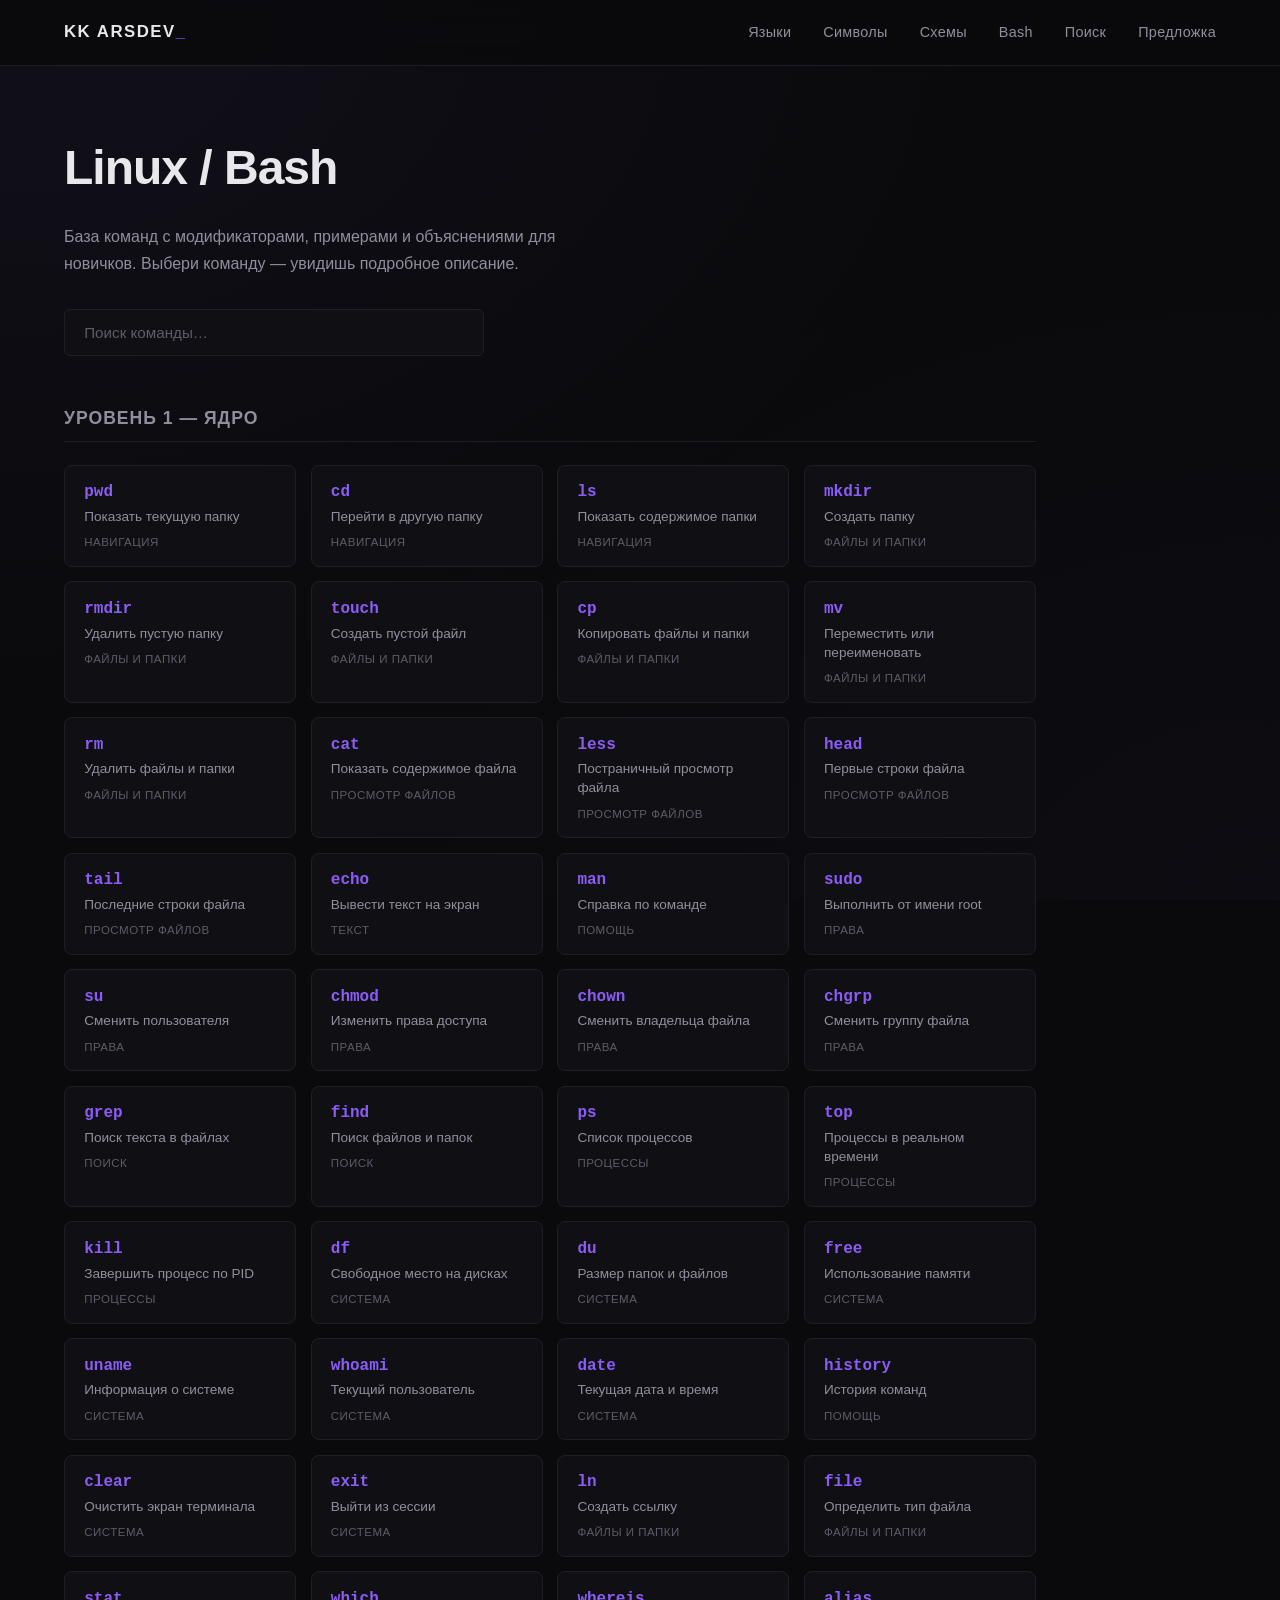
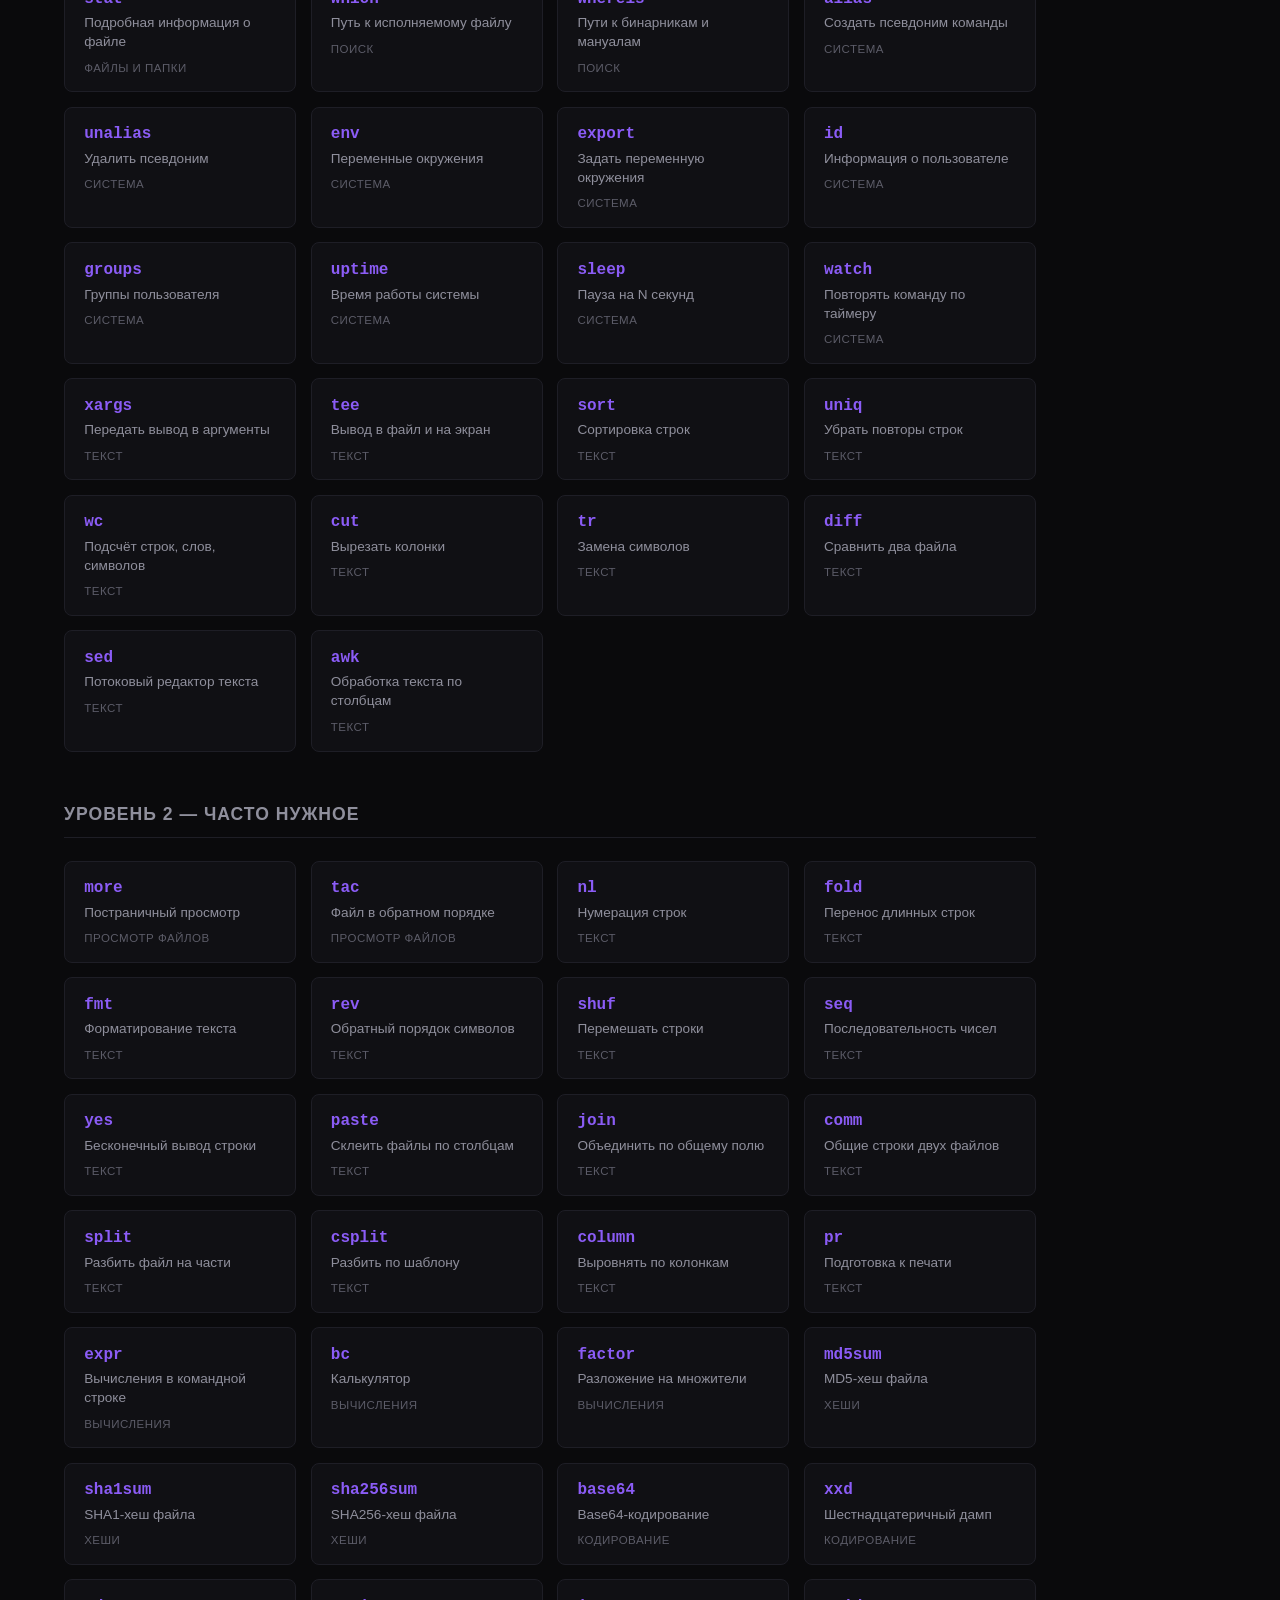
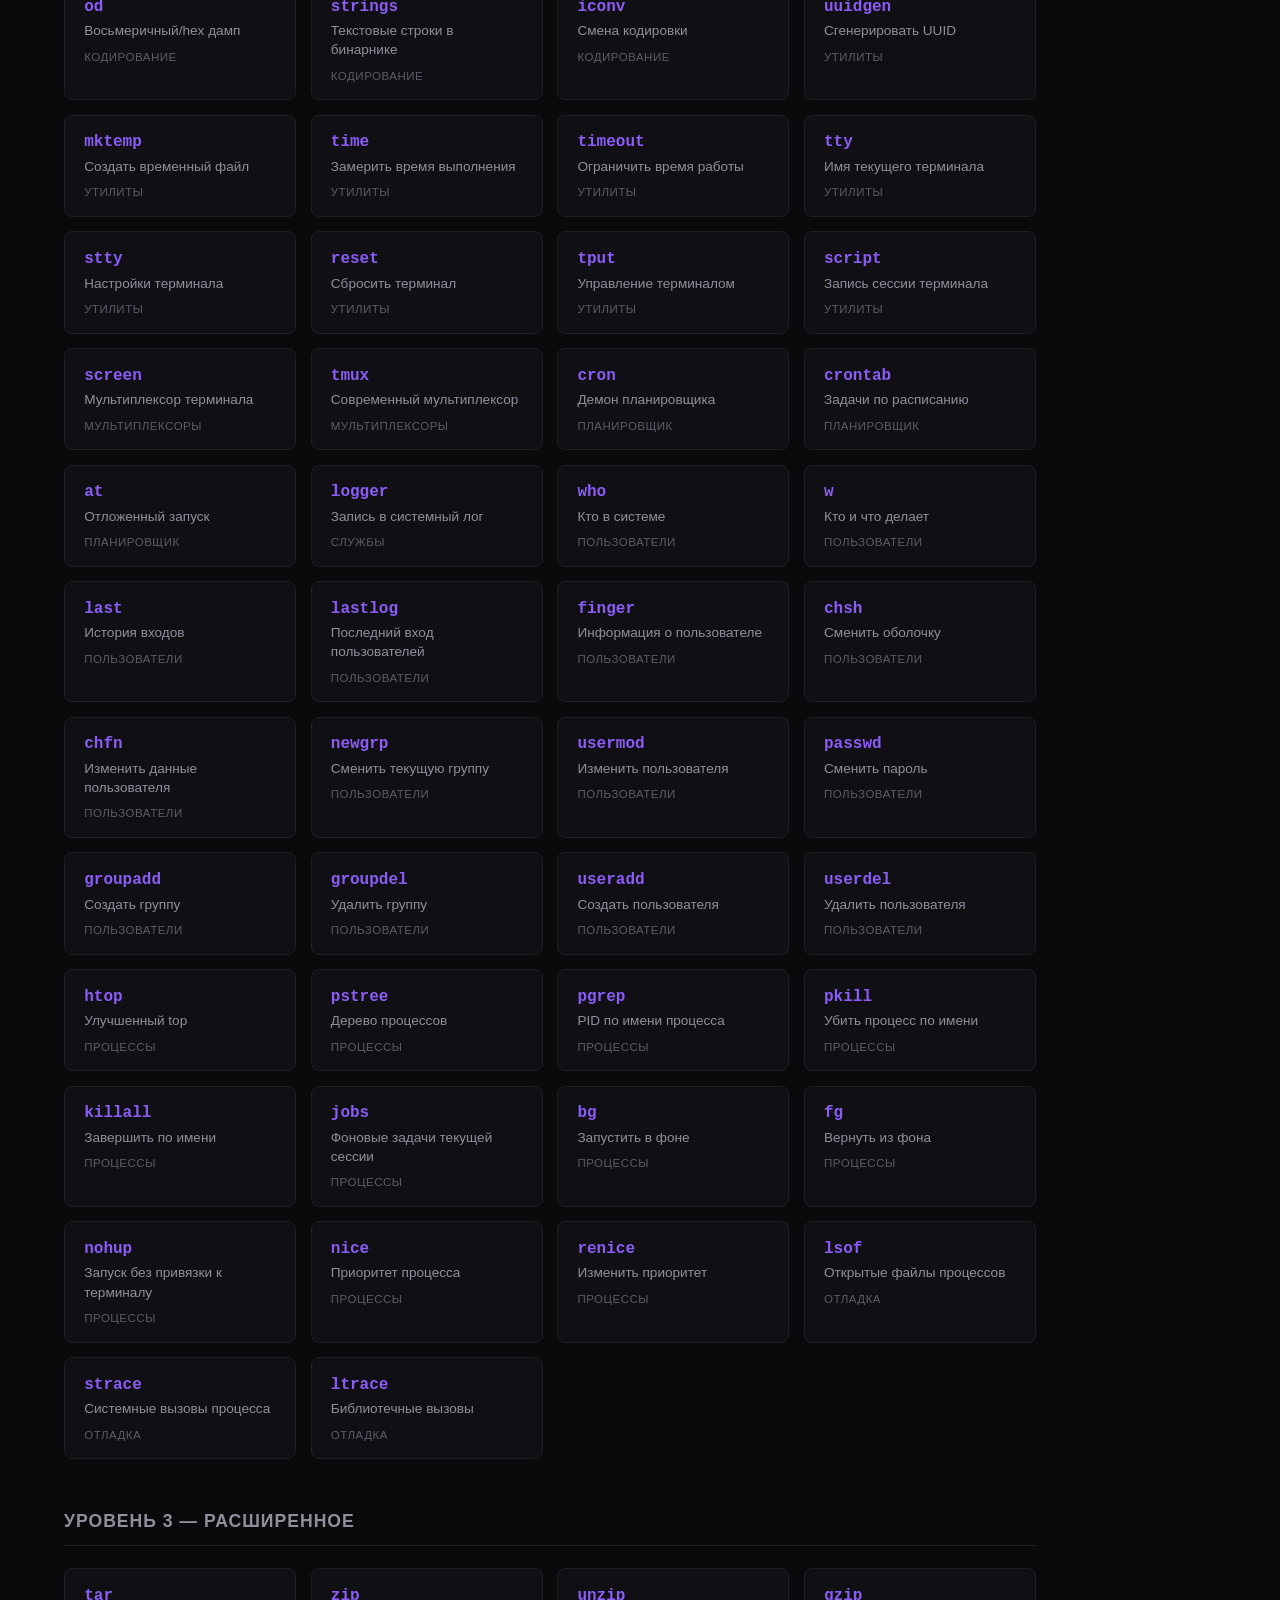
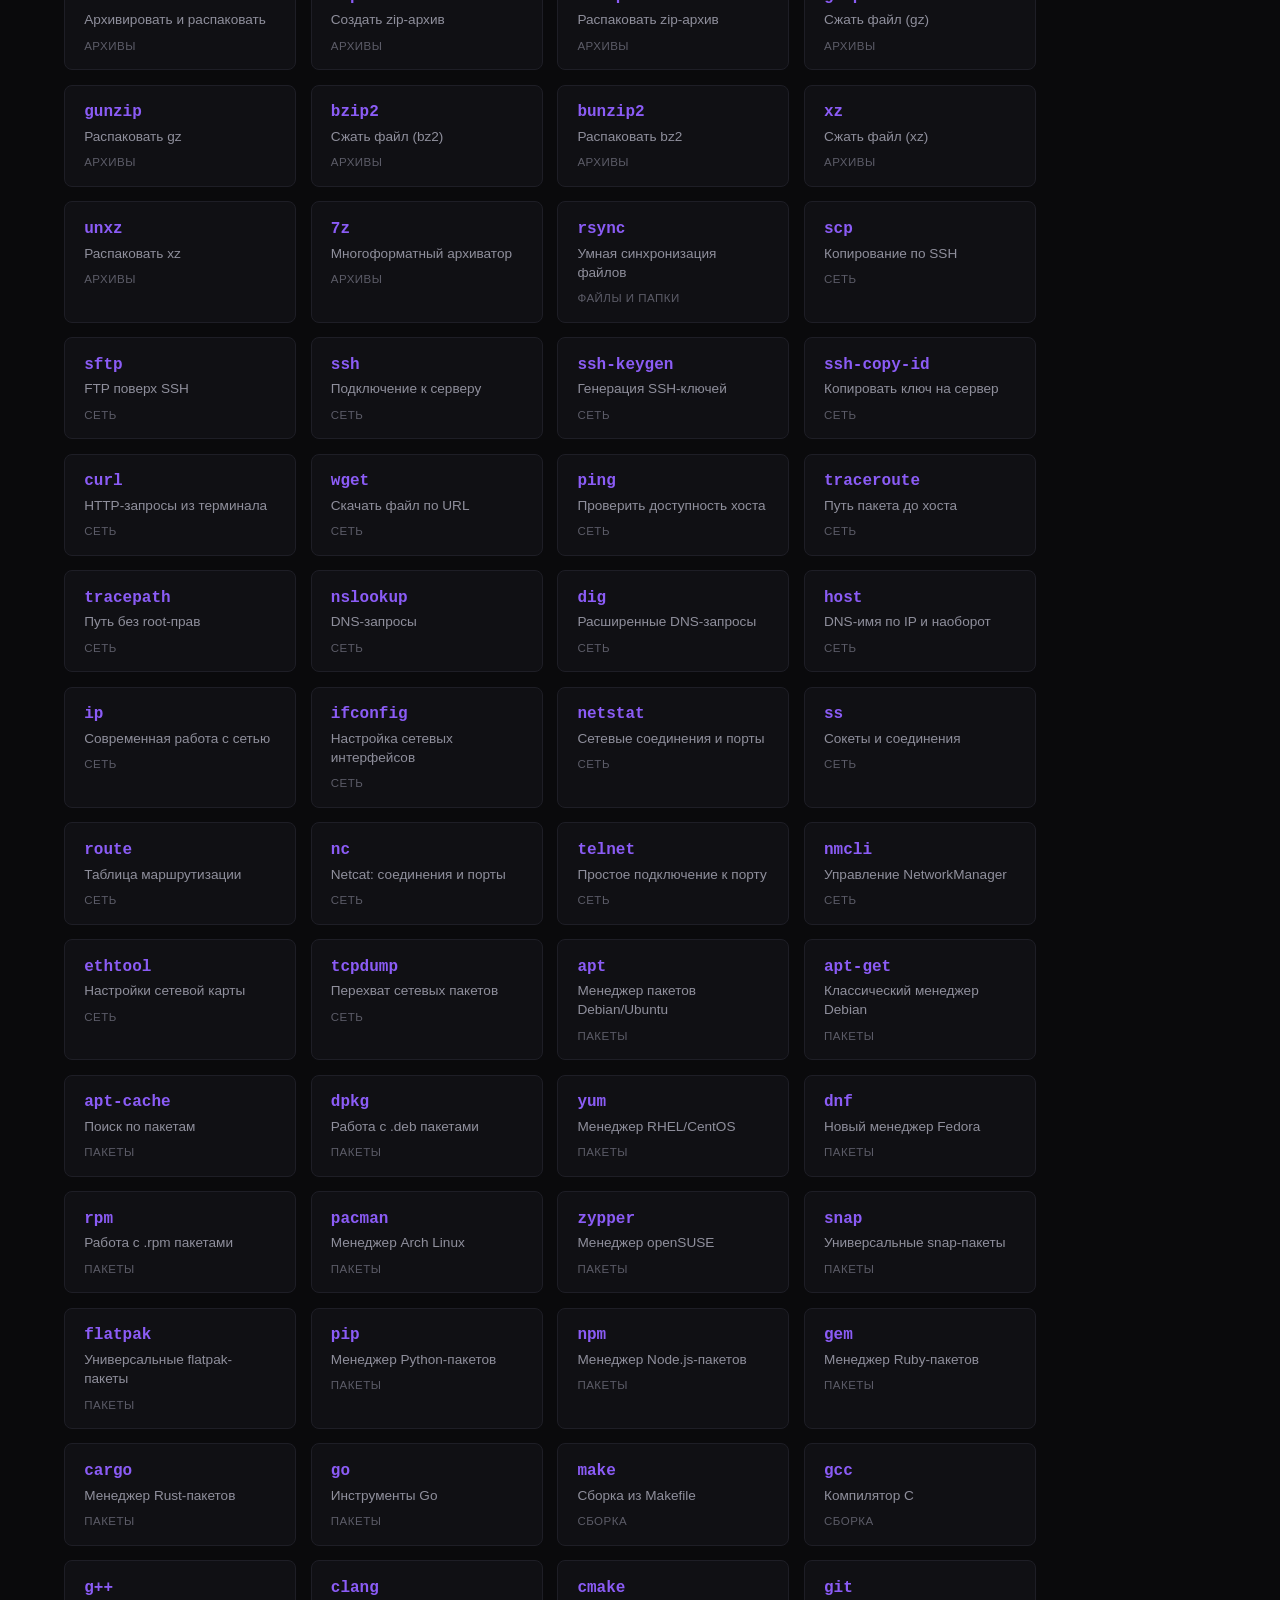
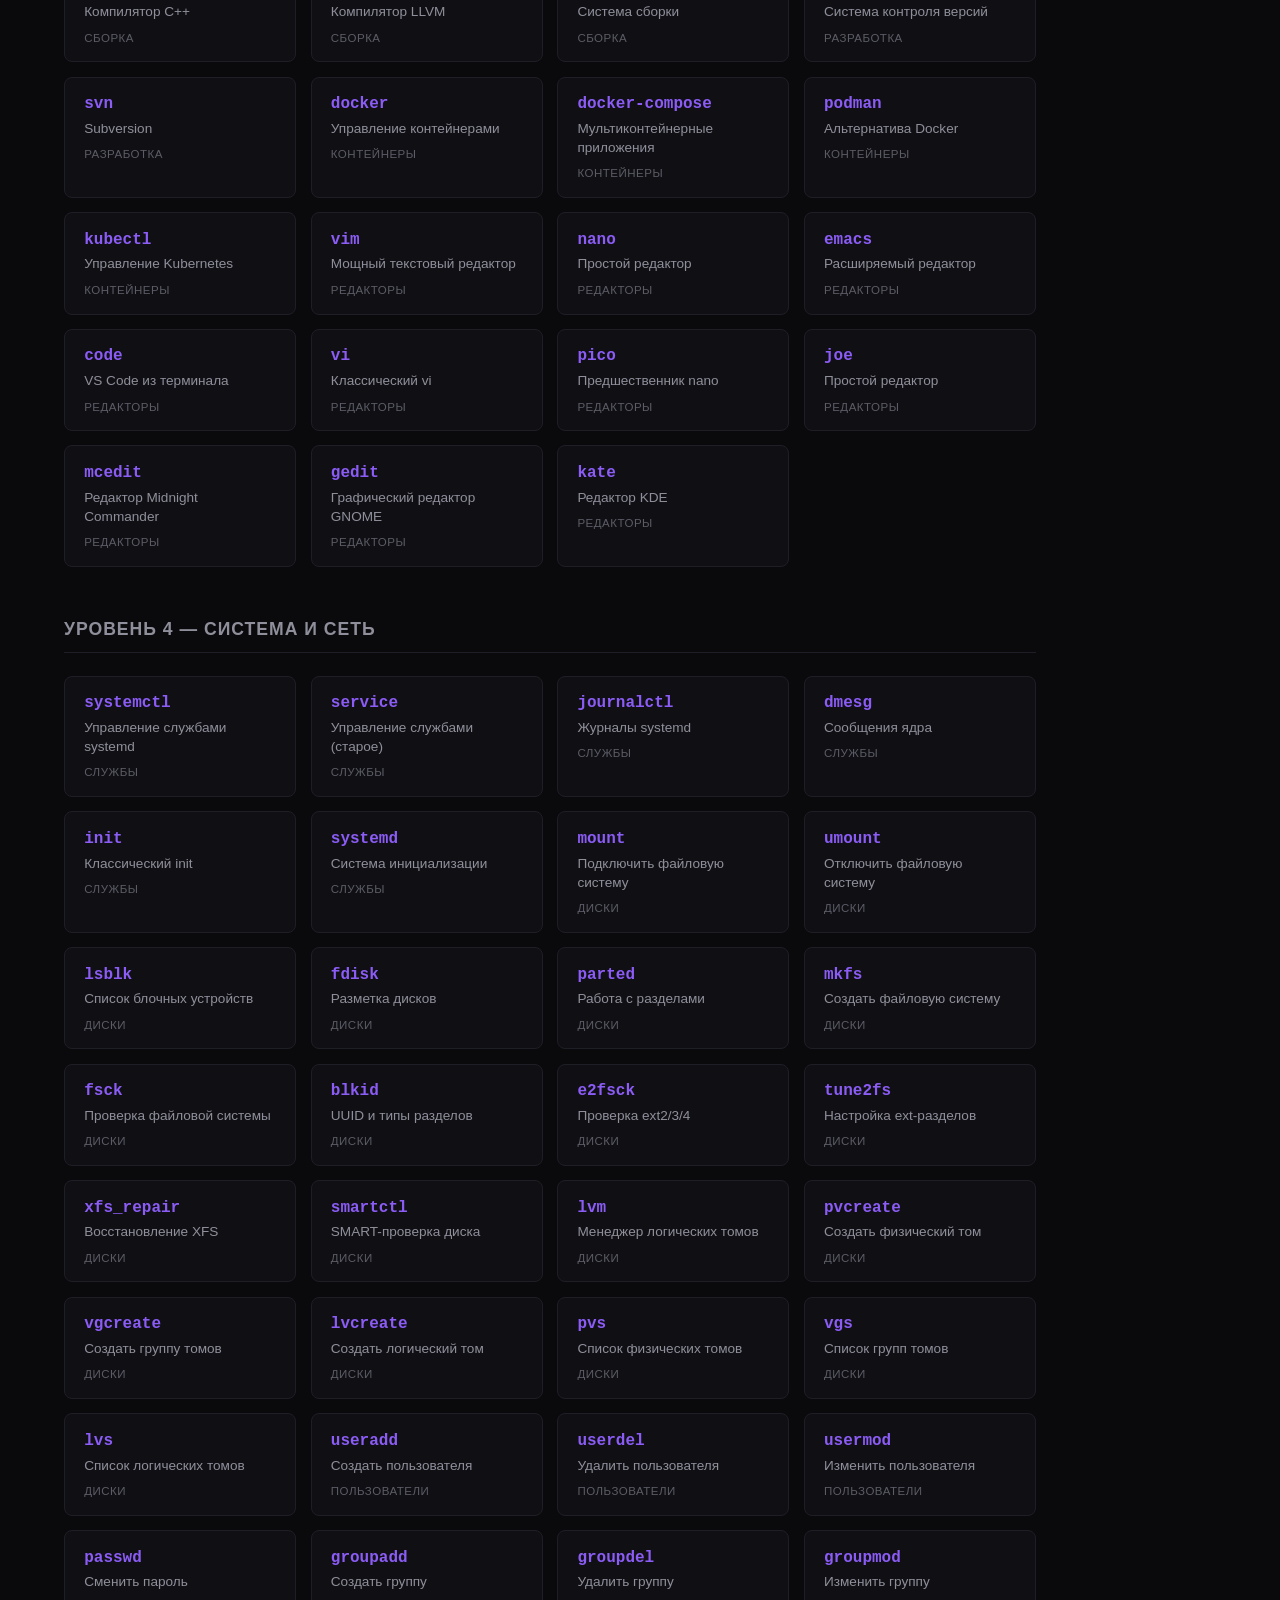
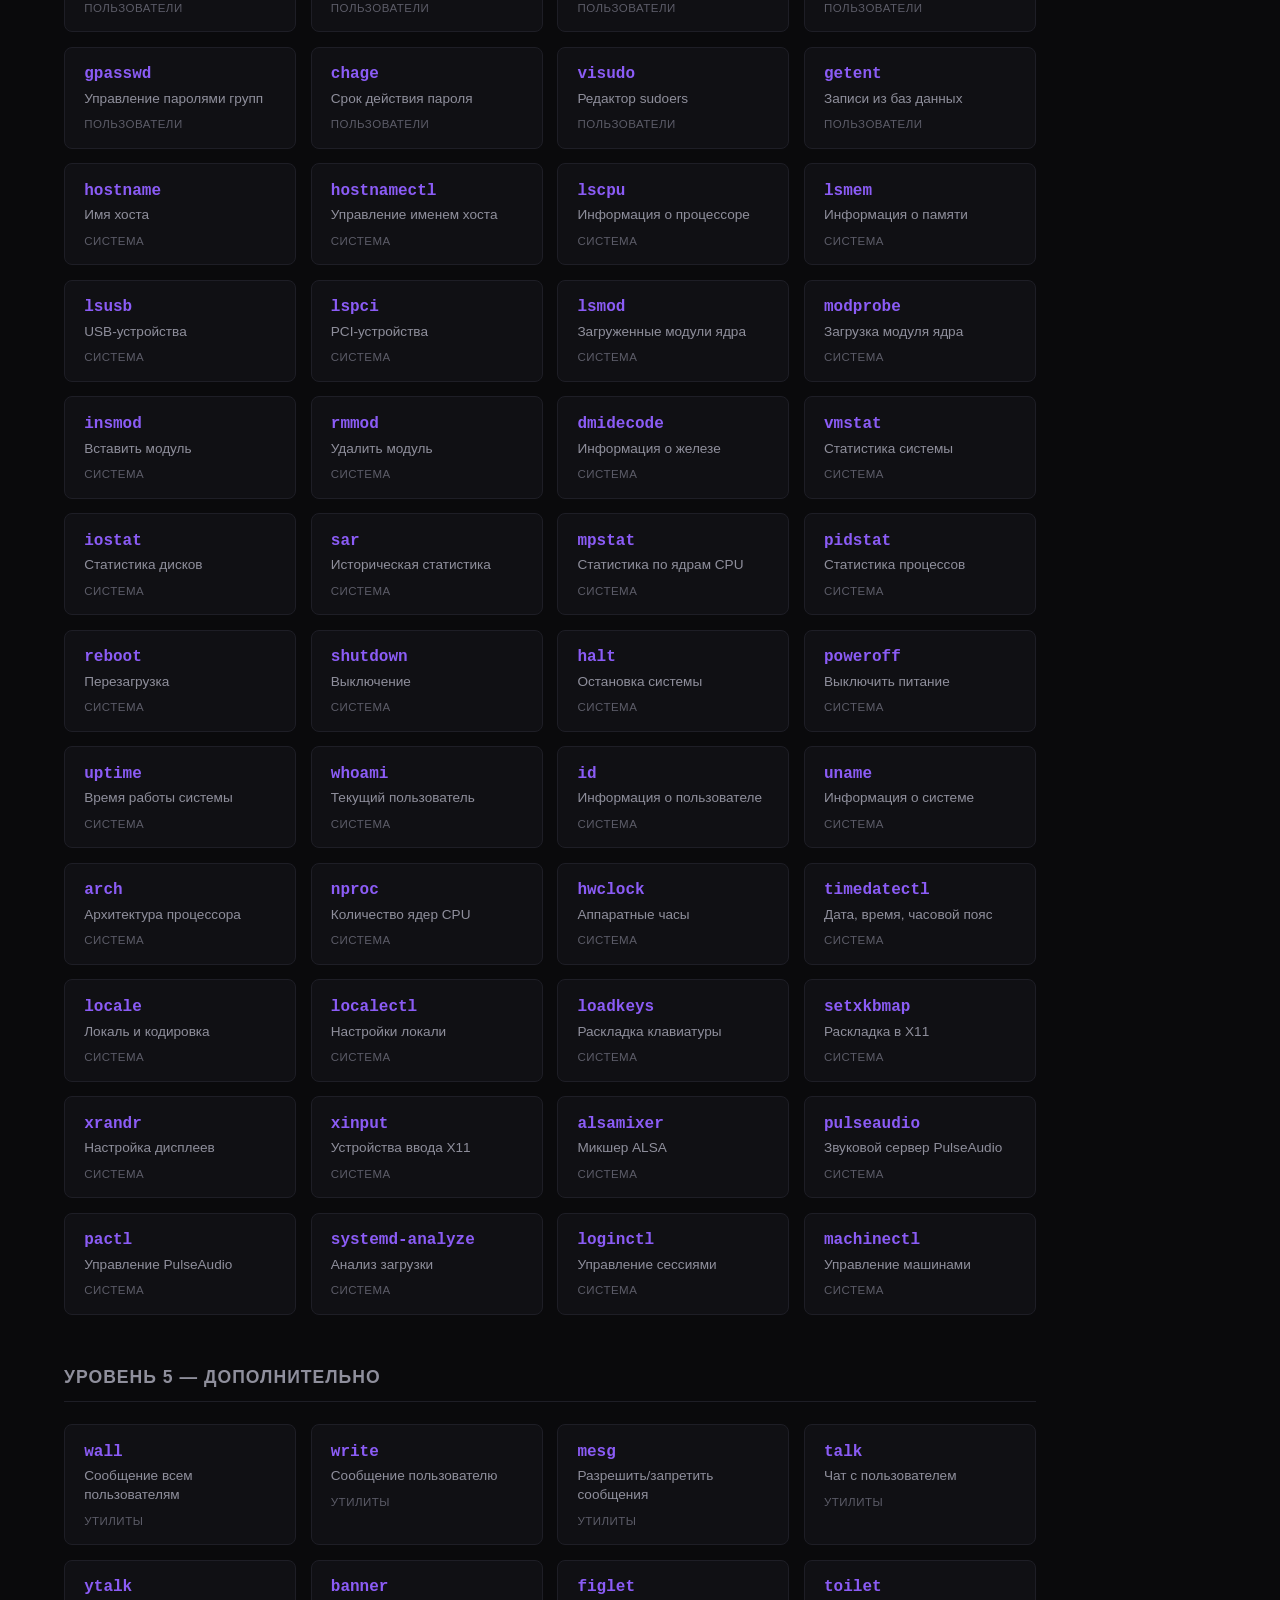
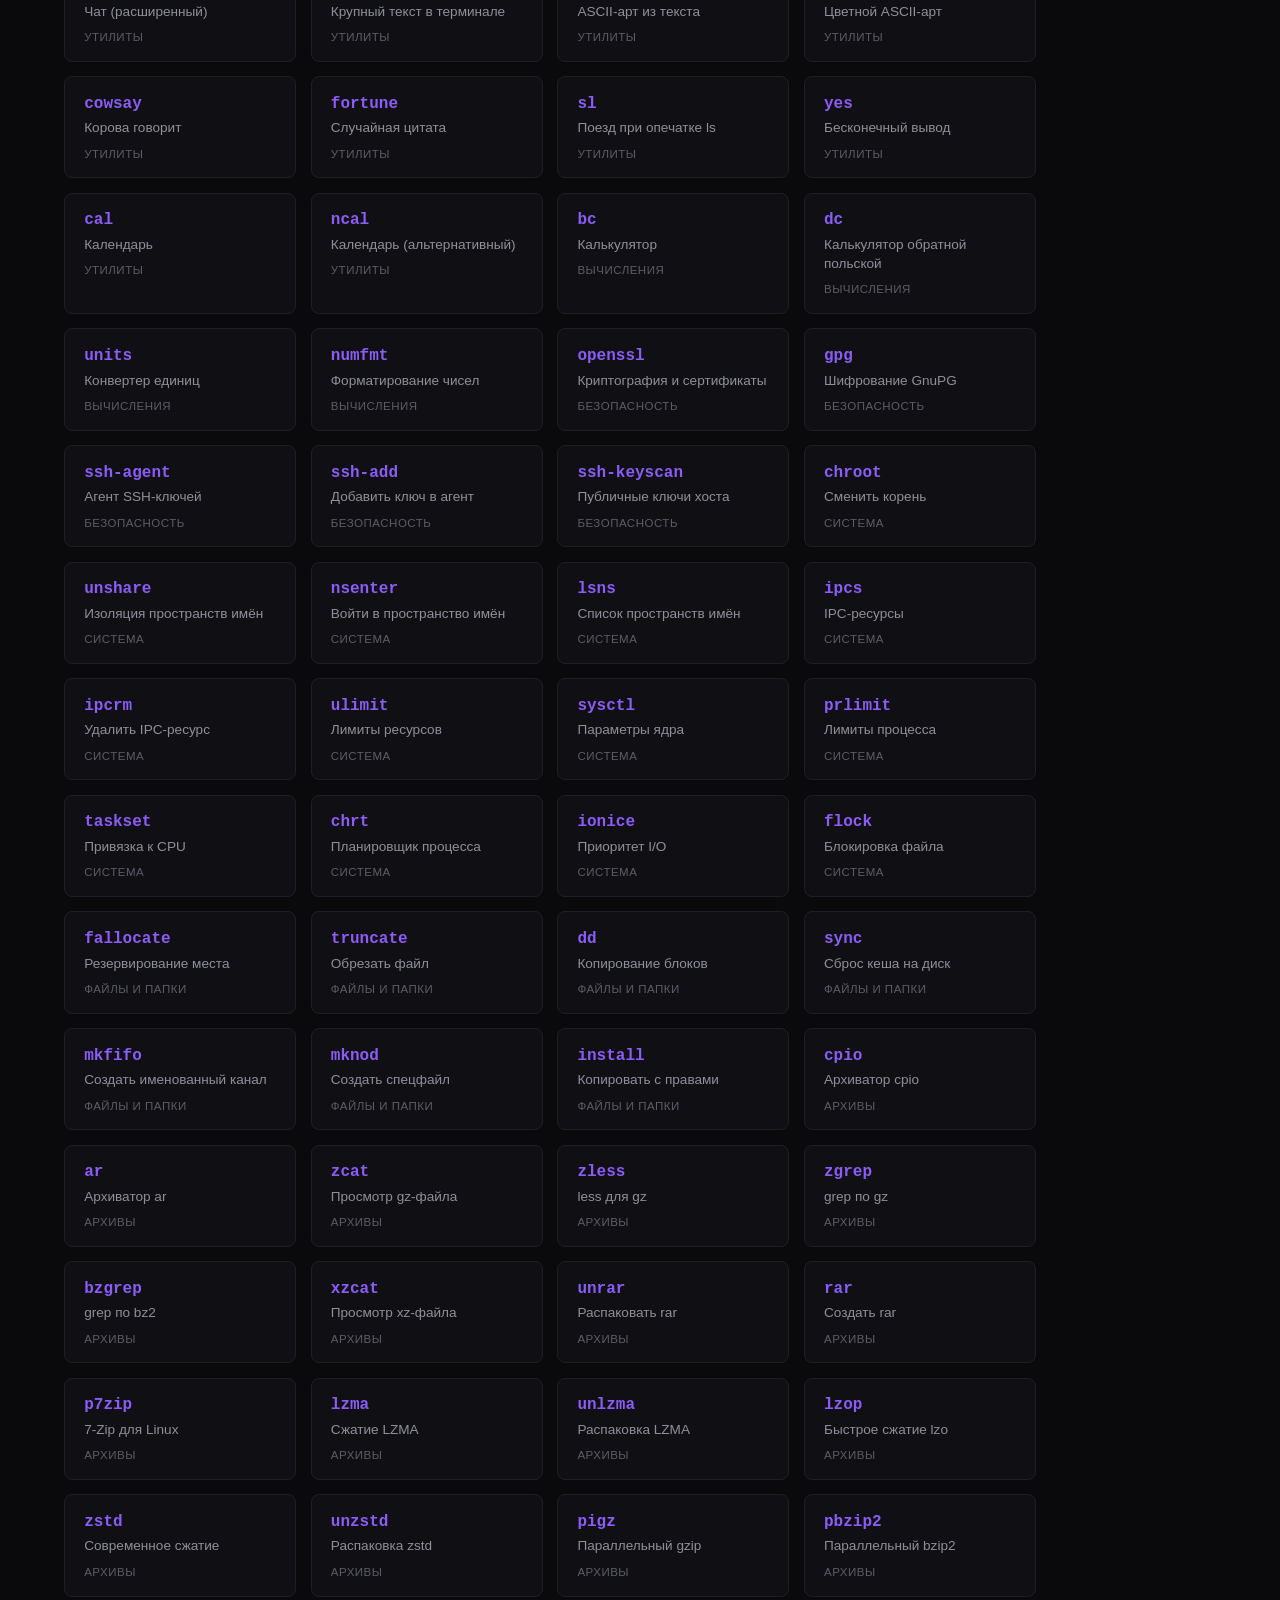
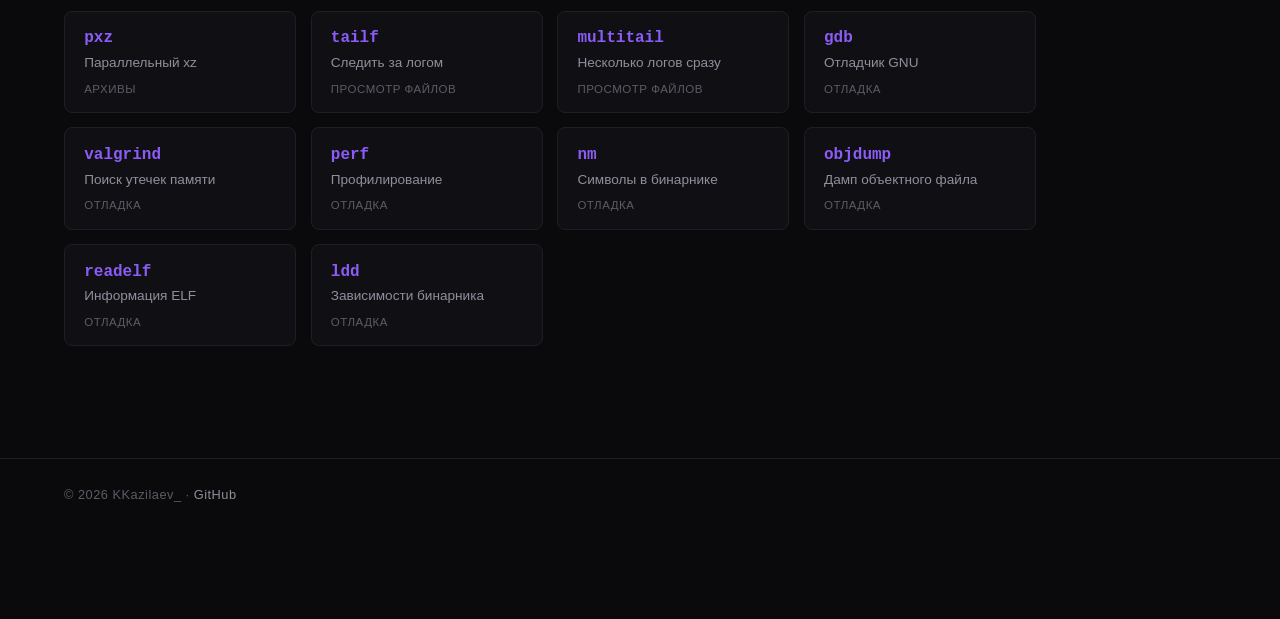
<file: bash/index.html>
<!DOCTYPE html>
<html lang="ru">
<head>
    <meta charset="UTF-8">
    <meta name="viewport" content="width=device-width, initial-scale=1.0">
    <title>Bash — KK ArsDev</title>
    <link rel="stylesheet" href="../global.css">
</head>
<body>

    <header class="nav">
        <div class="nav__logo">KK ArsDev<span>_</span></div>
        <nav class="nav__menu">
            <a href="../languages/">Языки</a>
            <a href="../symbols/">Символы</a>
            <a href="../schemes/">Схемы</a>
            <a href="../bash/" class="active">Bash</a>
            <a href="../search/">Поиск</a>
            <a href="../suggest/">Предложка</a>
        </nav>
    </header>

    <main class="bash">
        <div class="bash__head">
            <h1 class="bash__title">Linux / Bash</h1>
            <p class="bash__text">
                База команд с модификаторами, примерами и объяснениями для новичков.
                Выбери команду — увидишь подробное описание.
            </p>
            <input type="search" id="bashSearch" class="bash__search" placeholder="Поиск команды…">
        </div>

        <div id="bashList" class="bash__list">
            <p class="bash__loading">Загрузка…</p>
        </div>
    </main>

    <footer class="footer">
        <p>© 2026 KKazilaev_ · <a href="https://github.com/kkazilaev/pomoshkkazilaev" target="_blank" rel="noopener">GitHub</a></p>
    </footer>

    <script>
        /* =========================================================
           ЗАГРУЗКА ДАННЫХ
           ========================================================= */
        const BASE = '../data/bash/';
        let preview = null;              // лёгкий список
        const levelCache = {};           // кеш уровней: { core: {...}, common: {...} }

        async function loadPreview() {
            const res = await fetch(BASE + 'preview.json');
            preview = await res.json();
            renderList(preview.commands);
        }

        async function loadLevel(levelId) {
            if (levelCache[levelId]) return levelCache[levelId];

            const level = preview.levels.find(l => l.id === levelId);
            const res = await fetch(BASE + level.file);
            const data = await res.json();
            levelCache[levelId] = data;
            return data;
        }

        /* =========================================================
           ОТРИСОВКА СПИСКА
           ========================================================= */
        function renderList(commands) {
            const box = document.getElementById('bashList');

            if (!commands.length) {
                box.innerHTML = '<p class="bash__loading">Ничего не найдено</p>';
                return;
            }

            // Группируем по уровням
            const byLevel = {};
            commands.forEach(c => {
                (byLevel[c.level] = byLevel[c.level] || []).push(c);
            });

            let html = '';

            preview.levels.forEach(level => {
                const list = byLevel[level.id];
                if (!list || !list.length) return;

                html += `<section class="bash__level">
                    <h2 class="bash__level-title">${level.name}</h2>
                    <div class="bash__grid">`;

                list.forEach(c => {
                    html += `<button class="bash__card" data-id="${c.id}" data-level="${c.level}">
                        <span class="bash__card-name">${c.name}</span>
                        <span class="bash__card-short">${c.short}</span>
                        <span class="bash__card-cat">${c.category}</span>
                    </button>`;
                });

                html += `</div></section>`;
            });

            box.innerHTML = html;

            // Клик по карточке
            box.querySelectorAll('.bash__card').forEach(btn => {
                btn.addEventListener('click', () => openCommand(btn.dataset.id, btn.dataset.level));
            });
        }

        /* =========================================================
           ОТКРЫТИЕ КОМАНДЫ
           ========================================================= */
        async function openCommand(id, levelId) {
            const level = await loadLevel(levelId);
            const cmd = level[id];
            const meta = preview.commands.find(c => c.id === id);

            if (!cmd || !meta) return;

            renderCommand(meta, cmd);
        }

        function renderCommand(meta, cmd) {
            const box = document.getElementById('bashList');

            let html = `<div class="cmd">
                <button class="cmd__back" onclick="backToList()">← Назад</button>
                <h2 class="cmd__title">${meta.name}</h2>
                <p class="cmd__short">${meta.short}</p>

                <div class="cmd__syntax"><code>${cmd.syntax}</code></div>
                <p class="cmd__desc">${cmd.description}</p>`;

            if (cmd.examples && cmd.examples.length) {
                html += `<h3 class="cmd__h3">Примеры</h3><div class="cmd__examples">`;
                cmd.examples.forEach(e => {
                    html += `<div class="cmd__example">
                        <code>${e.cmd}</code>
                        <span>${e.desc}</span>
                    </div>`;
                });
                html += `</div>`;
            }

            if (cmd.modifiers && cmd.modifiers.length) {
                html += `<h3 class="cmd__h3">Модификаторы</h3><div class="cmd__mods">`;
                cmd.modifiers.forEach(m => {
                    html += `<div class="cmd__mod">
                        <code>${m.flag}</code>
                        <span>${m.desc}</span>
                    </div>`;
                });
                html += `</div>`;
            }

            if (cmd.combine && cmd.combine.length) {
                html += `<h3 class="cmd__h3">Комбинации</h3><div class="cmd__mods">`;
                cmd.combine.forEach(m => {
                    html += `<div class="cmd__mod">
                        <code>${m.cmd}</code>
                        <span>${m.desc}</span>
                    </div>`;
                });
                html += `</div>`;
            }

            if (cmd.notes && cmd.notes.length) {
                html += `<h3 class="cmd__h3">Заметки</h3><ul class="cmd__notes">`;
                cmd.notes.forEach(n => html += `<li>${n}</li>`);
                html += `</ul>`;
            }

            html += `</div>`;
            box.innerHTML = html;
            window.scrollTo(0, 0);
        }

        function backToList() {
            renderList(preview.commands);
        }

        /* =========================================================
           ПОИСК
           ========================================================= */
        document.getElementById('bashSearch').addEventListener('input', (e) => {
            const q = e.target.value.trim().toLowerCase();
            if (!q) return renderList(preview.commands);

            const filtered = preview.commands.filter(c =>
                c.name.toLowerCase().includes(q) ||
                c.short.toLowerCase().includes(q) ||
                c.category.toLowerCase().includes(q)
            );
            renderList(filtered);
        });

        /* =========================================================
           СТАРТ
           ========================================================= */
        (async function start() {
            await loadPreview();

            const params = new URLSearchParams(location.search);
            const id    = params.get('id');
            const level = params.get('level');

            if (id && level) {
                const meta = preview.commands.find(c => c.id === id);
                if (meta) {
                    openCommand(id, level);
                    return;
                }
            }
        })();
    </script>

</body>
</html>
</file>
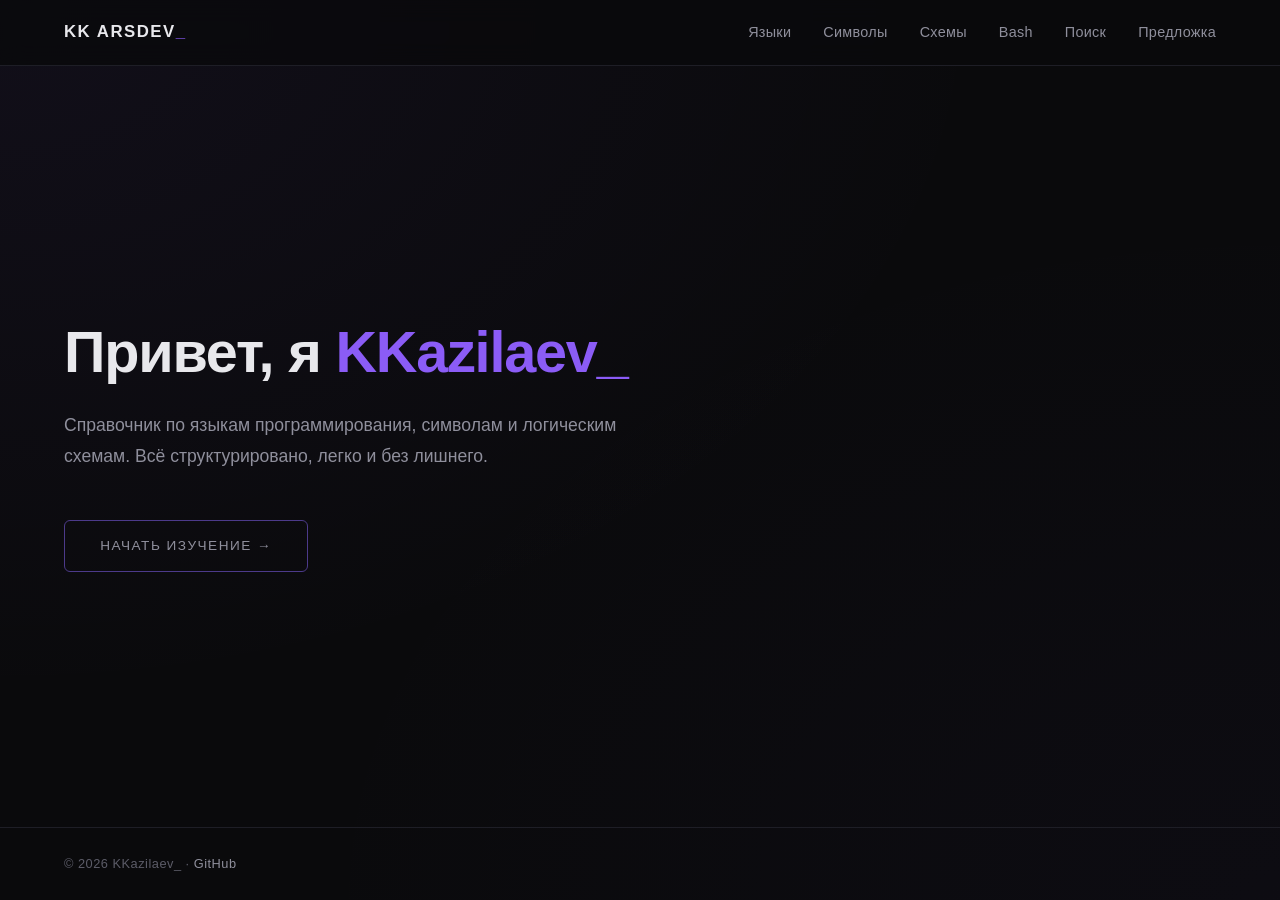
<file: home/index.html>
<!DOCTYPE html>
<html lang="ru">
<head>
    <meta charset="UTF-8">
    <meta name="viewport" content="width=device-width, initial-scale=1.0">
    <title>KK ArsDev — Справочник</title>
    <link rel="stylesheet" href="../global.css">
</head>
<body>

    <!-- Навигация -->
    <header class="nav">
        <a href="./" class="nav__logo">KK ArsDev<span>_</span></a>
        <nav class="nav__menu">
            <a href="../languages/">Языки</a>
            <a href="../symbols/">Символы</a>
            <a href="../schemes/">Схемы</a>
            <a href="../bash/">Bash</a>
            <a href="../search/">Поиск</a>
            <a href="../suggest/">Предложка</a>
        </nav>
    </header>

    <!-- Главный блок -->
    <main class="hero">
        <h1 class="hero__title">Привет, я <span>KKazilaev_</span></h1>
        <p class="hero__subtitle">
            Справочник по языкам программирования, символам и логическим схемам.
            Всё структурировано, легко и без лишнего.
        </p>
        <a href="../languages/" class="hero__btn">Начать изучение →</a>
    </main>

    <!-- Подвал -->
    <footer class="footer">
    <p>© 2026 KKazilaev_ · <a href="https://github.com/kkazilaev/pomoshkkazilaev" target="_blank" rel="noopener">GitHub</a></p>
    </footer>

</body>
</html>
</file>
<file: global.css>
/* =====================
   Переменные (палитра)
   ===================== */
:root {
    /* Фоны — глубокие, не плоские */
    --bg:          #0a0a0c;
    --bg-soft:     #101014;
    --bg-elev:     #16161c;

    /* Границы */
    --border:      #1e1e26;
    --border-soft: #26262f;

    /* Текст */
    --text:        #e8e8ec;
    --text-dim:    #8f8f9c;
    --text-mute:   #5c5c68;

    /* Фиолетовый — ТОЛЬКО для обводок и мелкого текста */
    --violet:      #8b5cf6;
    --violet-soft: #6d4bd1;
    --violet-dim:  #4c3a8a;

    /* Тонкая подсветка для глубины */
    --glow:        rgba(139, 92, 246, 0.08);

    /* Единый отступ от края — задаёт ритм всему сайту */
    --pad-x:       4rem;
}

/* =====================
   Сброс
   ===================== */
* {
    margin: 0;
    padding: 0;
    box-sizing: border-box;
}

html {
    scroll-behavior: smooth;
}

body {
    font-family: -apple-system, BlinkMacSystemFont, "Segoe UI", Roboto, Arial, sans-serif;
    background: var(--bg);
    background-image:
        radial-gradient(ellipse at top left, rgba(139, 92, 246, 0.06), transparent 55%),
        radial-gradient(ellipse at bottom right, rgba(109, 75, 209, 0.03), transparent 55%);
    background-attachment: fixed;
    color: var(--text);
    line-height: 1.6;
    min-height: 100vh;
    display: flex;
    flex-direction: column;
    -webkit-font-smoothing: antialiased;
    text-rendering: optimizeLegibility;
}

a {
    color: inherit;
    text-decoration: none;
}

/* =====================
   Навигация
   ===================== */
.nav {
    display: flex;
    align-items: center;
    justify-content: space-between;
    padding: 1.2rem var(--pad-x);
    border-bottom: 1px solid var(--border);
    background: rgba(10, 10, 12, 0.85);
    backdrop-filter: blur(12px);
    -webkit-backdrop-filter: blur(12px);
    position: sticky;
    top: 0;
    z-index: 10;
}

.nav__logo {
    font-weight: 600;
    font-size: 1.05rem;
    letter-spacing: 1.5px;
    text-transform: uppercase;
    color: var(--text);
}

.nav__logo span {
    color: var(--violet);
}

.nav__menu {
    display: flex;
    gap: 2rem;
}

.nav__menu a {
    color: var(--text-dim);
    font-size: 0.9rem;
    letter-spacing: 0.3px;
    transition: color 0.25s ease;
    position: relative;
}

.nav__menu a:hover {
    color: var(--text);
}

.nav__menu a::after {
    content: "";
    position: absolute;
    left: 0;
    bottom: -6px;
    width: 0;
    height: 1px;
    background: var(--violet);
    transition: width 0.3s ease;
}

.nav__menu a:hover::after {
    width: 100%;
}

/* Активный пункт меню — та страница, где мы сейчас */
.nav__menu a.is-active {
    color: var(--text);
}

.nav__menu a.is-active::after {
    width: 100%;
}

/* =====================
   Главный блок — ВСЁ СЛЕВА
   ===================== */
.hero {
    flex: 1;
    display: flex;
    flex-direction: column;
    justify-content: center;
    align-items: flex-start;
    text-align: left;
    padding: 5rem var(--pad-x);
    max-width: 900px;
}

.hero__title {
    font-size: clamp(2.2rem, 5vw, 3.6rem);
    font-weight: 700;
    letter-spacing: -1.2px;
    line-height: 1.1;
    margin-bottom: 1.6rem;
    color: var(--text);
    max-width: 700px;
}

.hero__title span {
    color: var(--violet);
    font-weight: 700;
}

.hero__subtitle {
    color: var(--text-dim);
    font-size: clamp(1rem, 1.8vw, 1.1rem);
    font-weight: 400;
    max-width: 560px;
    margin-bottom: 3rem;
    line-height: 1.75;
}

/* =====================
   Кнопка — обводка фиолетовая, текст мелкий серый
   ===================== */
.hero__btn {
    display: inline-block;
    padding: 0.9rem 2.2rem;
    background: transparent;
    color: var(--text-dim);
    border: 1px solid var(--violet-dim);
    border-radius: 6px;
    font-size: 0.85rem;
    font-weight: 400;
    letter-spacing: 1.5px;
    text-transform: uppercase;
    transition: all 0.3s ease;
}

.hero__btn:hover {
    border-color: var(--violet);
    color: var(--violet);
    box-shadow: 0 0 0 1px var(--violet-dim), 0 0 24px var(--glow);
}

/* =====================
   Подвал — тоже слева
   ===================== */
.footer {
    padding: 1.6rem var(--pad-x);
    border-top: 1px solid var(--border);
    color: var(--text-mute);
    font-size: 0.8rem;
    letter-spacing: 0.5px;
    text-align: left;
}

/* =====================
   Статусные экраны — ПО ЦЕНТРУ
   ===================== */
.status {
    flex: 1;
    display: flex;
    flex-direction: column;
    justify-content: center;
    align-items: center;
    text-align: center;
    padding: 4rem 2rem;
    min-height: 100vh;
}

/* --- Анимация точек --- */
.loading {
    display: inline-flex;
    align-items: baseline;
    color: var(--text-dim);
    font-size: 0.95rem;
    letter-spacing: 1px;
    text-transform: uppercase;
}

.loading__label {
    color: var(--text-dim);
}

.loading__dots {
    display: inline-block;
    width: 1.4em;
    text-align: left;
    margin-left: 2px;
    color: var(--violet);
}

.loading__dots span {
    opacity: 0;
    animation: dotFade 1.4s infinite;
}

.loading__dots span:nth-child(1) { animation-delay: 0s;   }
.loading__dots span:nth-child(2) { animation-delay: 0.2s; }
.loading__dots span:nth-child(3) { animation-delay: 0.4s; }

@keyframes dotFade {
    0%, 20%   { opacity: 0; }
    40%, 60%  { opacity: 1; }
    80%, 100% { opacity: 0; }
}

/* --- Ошибка (когда через 3 сек не ушли) --- */
.status__title {
    font-size: clamp(1.6rem, 4vw, 2.2rem);
    font-weight: 600;
    color: var(--text);
    margin-bottom: 1rem;
    letter-spacing: -0.6px;
}

.status__text {
    color: var(--text-dim);
    font-size: 0.98rem;
    max-width: 480px;
    margin: 0 auto 2.2rem auto;   /* ← auto по бокам = центр */
    line-height: 1.75;
    text-align: center;           /* ← на всякий случай */
}

.status__btn {
    padding: 0.85rem 2rem;
    background: transparent;
    color: var(--text-dim);
    border: 1px solid var(--violet-dim);
    border-radius: 6px;
    font-size: 0.8rem;
    font-family: inherit;
    letter-spacing: 1.5px;
    text-transform: uppercase;
    cursor: pointer;
    transition: all 0.3s ease;
}

.status__btn:hover {
    border-color: var(--violet);
    color: var(--violet);
    box-shadow: 0 0 0 1px var(--violet-dim), 0 0 24px var(--glow);
}

/* =====================
   Адаптив
   ===================== */
@media (max-width: 900px) {
    :root {
        --pad-x: 2.5rem;
    }
}

@media (max-width: 600px) {
    :root {
        --pad-x: 1.4rem;
    }

    .nav {
        padding: 1rem var(--pad-x);
        flex-direction: column;
        align-items: flex-start;
        gap: 0.9rem;
    }

    .nav__menu {
        gap: 1.4rem;
        font-size: 0.85rem;
        flex-wrap: wrap;
    }

    .hero {
        padding: 3rem var(--pad-x);
    }

    .hero__title {
        letter-spacing: -0.6px;
    }
}

/* =====================
   Страницы (Языки, Символы, Схемы, Поиск)
   ===================== */
.page {
    flex: 1;
    padding: 4rem var(--pad-x);
    max-width: 1000px;
}

.page__title {
    font-size: clamp(1.8rem, 4vw, 2.6rem);
    font-weight: 700;
    letter-spacing: -0.8px;
    margin-bottom: 0.8rem;
    color: var(--text);
}

.page__meta {
    color: var(--text-mute);
    font-size: 0.85rem;
    letter-spacing: 0.5px;
    text-transform: uppercase;
    margin-bottom: 1.2rem;
}

.page__subtitle {
    color: var(--text-dim);
    font-size: 1rem;
    max-width: 620px;
    margin-bottom: 3rem;
    line-height: 1.75;
}

/* --- Карточки языков --- */
.cards {
    display: grid;
    grid-template-columns: repeat(auto-fill, minmax(280px, 1fr));
    gap: 1.2rem;
}

.card {
    display: block;
    padding: 1.6rem;
    background: var(--bg-soft);
    border: 1px solid var(--border);
    border-radius: 10px;
    transition: border-color 0.25s ease, transform 0.2s ease;
}

.card:hover {
    border-color: var(--violet-dim);
    transform: translateY(-2px);
}

.card__head {
    display: flex;
    justify-content: space-between;
    align-items: baseline;
    margin-bottom: 0.6rem;
}

.card__title {
    font-size: 1.2rem;
    font-weight: 600;
    color: var(--text);
}

.card__year {
    font-size: 0.75rem;
    color: var(--text-mute);
    letter-spacing: 1px;
}

.card__desc {
    color: var(--text-dim);
    font-size: 0.92rem;
    margin-bottom: 1.2rem;
    line-height: 1.6;
}

.card__tags {
    display: flex;
    flex-wrap: wrap;
    gap: 0.4rem;
}

.tag {
    font-size: 0.7rem;
    color: var(--violet);
    border: 1px solid var(--violet-dim);
    border-radius: 4px;
    padding: 0.2rem 0.6rem;
    letter-spacing: 0.5px;
    text-transform: uppercase;
}

/* --- Секции языка --- */
.section {
    margin-bottom: 2.5rem;
}

.section__title {
    font-size: 1rem;
    font-weight: 600;
    color: var(--text);
    letter-spacing: 0.5px;
    text-transform: uppercase;
    margin-bottom: 1rem;
    padding-bottom: 0.6rem;
    border-bottom: 1px solid var(--border);
}

.table {
    display: flex;
    flex-direction: column;
}

.row {
    display: grid;
    grid-template-columns: 220px 1fr;
    gap: 1.5rem;
    padding: 0.8rem 0;
    border-bottom: 1px solid var(--border);
    align-items: baseline;
}

.row:last-child {
    border-bottom: none;
}

.row__code {
    font-family: "SF Mono", Consolas, "Courier New", monospace;
    font-size: 0.9rem;
    color: var(--violet);
    background: var(--bg-elev);
    padding: 0.25rem 0.6rem;
    border-radius: 4px;
    display: inline-block;
    width: fit-content;
}

.row__desc {
    color: var(--text-dim);
    font-size: 0.92rem;
}

/* --- Прочее --- */
.back {
    display: inline-block;
    color: var(--text-mute);
    font-size: 0.85rem;
    margin-bottom: 2rem;
    letter-spacing: 0.5px;
    transition: color 0.2s ease;
}

.back:hover {
    color: var(--violet);
}

.empty {
    color: var(--text-mute);
    font-size: 0.95rem;
}

.loading-inline {
    color: var(--text-dim);
    font-size: 0.95rem;
}

/* --- Адаптив для страниц --- */
@media (max-width: 600px) {
    .row {
        grid-template-columns: 1fr;
        gap: 0.4rem;
    }
}

/* =====================
   Раскрывающиеся строки команд (details)
   ===================== */
.row {
    border-bottom: 1px solid var(--border);
    display: block;
    width: 100%;
}

.row:last-child {
    border-bottom: none;
}

/* Заголовок строки — всегда виден */
.row__summary {
    display: flex;
    align-items: baseline;
    gap: 1.5rem;
    padding: 0.85rem 0;
    cursor: pointer;
    list-style: none;
    width: 100%;
}

/* Убираем стандартный треугольник */
.row__summary::-webkit-details-marker { display: none; }
.row__summary::marker { content: ""; }

.row__summary:hover {
    background: rgba(139, 92, 246, 0.04);
}

/* Код команды */
.row__code {
    font-family: "SF Mono", Consolas, "Courier New", monospace;
    font-size: 0.88rem;
    color: var(--violet);
    background: var(--bg-elev);
    padding: 0.25rem 0.6rem;
    border-radius: 4px;
    flex: 0 0 260px;          /* фиксированная ширина, не растягивается */
    max-width: 260px;
    word-break: break-word;
}

/* Краткое описание */
.row__desc {
    color: var(--text-dim);
    font-size: 0.92rem;
    flex: 1 1 auto;           /* занимает оставшееся место */
    min-width: 0;             /* без этого flex-элемент не сжимается */
    word-break: normal;
    overflow-wrap: break-word;
}

/* Подробное объяснение — ВСЕГДА снизу, во всю ширину */
.row__detail {
    display: block;
    width: 100%;
    padding: 0 0 1.2rem 0;
    color: var(--text-mute);
    font-size: 0.88rem;
    line-height: 1.7;
    max-width: 780px;
    word-break: normal;
    overflow-wrap: break-word;
}

/* Когда раскрыто */
.row[open] .row__summary {
    background: rgba(139, 92, 246, 0.05);
}

.row[open] .row__desc {
    color: var(--text);
}

/* Адаптив */
@media (max-width: 600px) {
    .row__summary {
        flex-direction: column;
        align-items: flex-start;
        gap: 0.4rem;
    }

    .row__code {
        flex: 0 0 auto;
        max-width: 100%;
    }

    .row__detail {
        padding-left: 0;
    }
}

/* =====================
   Поиск
   ===================== */
.terms-search {
    margin-bottom: 2.5rem;
    max-width: 480px;
}

.terms-search input {
    width: 100%;
    padding: 0.85rem 1.1rem;
    background: var(--bg-elev);            /* ← светлее, чем bg-soft */
    border: 1px solid var(--border-soft);  /* ← граница заметнее */
    border-radius: 8px;
    color: var(--text);
    font-size: 0.95rem;
    font-family: inherit;
    outline: none;
    transition: border-color 0.25s ease, box-shadow 0.25s ease, background 0.25s ease;
    -webkit-appearance: none;
    appearance: none;
}

.terms-search input:hover {
    border-color: var(--violet-dim);
}

.terms-search input:focus {
    background: var(--bg-soft);
    border-color: var(--violet);
    box-shadow: 0 0 0 3px rgba(139, 92, 246, 0.12);
}

.terms-search input::placeholder {
    color: var(--text-mute);
    opacity: 1;
}

.terms-search input:-webkit-autofill,
.terms-search input:-webkit-autofill:hover,
.terms-search input:-webkit-autofill:focus {
    -webkit-text-fill-color: var(--text);
    -webkit-box-shadow: 0 0 0 1000px var(--bg-elev) inset;
    transition: background-color 5000s ease-in-out 0s;
    caret-color: var(--text);
}

/* =====================
   Ссылка в подвале
   ===================== */
.footer a {
    color: var(--text-dim);
    border-bottom: 1px solid transparent;
    transition: color 0.25s ease, border-color 0.25s ease;
}

.footer a:hover {
    color: var(--violet);
    border-bottom-color: var(--violet-dim);
}

/* =====================
   Многострочный код в схемах
   ===================== */
.row__code {
    white-space: pre-wrap;      /* сохраняет переносы */
    font-size: 0.82rem;
    line-height: 1.5;
}

.row__summary {
    align-items: flex-start;    /* выравнивание по верху */
}

/* В раскрытом виде — код крупнее */
.row[open] .row__code {
    font-size: 0.85rem;
}

/* =====================
   Глобальный поиск
   ===================== */
.search-status {
    color: var(--text-mute);
    font-size: 0.85rem;
    letter-spacing: 0.5px;
    margin-bottom: 2rem;
    min-height: 1.2rem;
}

.search-row {
    display: block;
    border-bottom: 1px solid var(--border);
    padding: 0.85rem 0;
    text-decoration: none;
    color: inherit;
    transition: background 0.2s ease;
}

.search-row:hover {
    background: rgba(139, 92, 246, 0.05);
}

.search-row .row__summary {
    display: flex;
    align-items: baseline;
    gap: 1.5rem;
    padding: 0;
    cursor: pointer;
}

.search-row .row__detail {
    padding: 0.3rem 0 0 0;
    margin-left: 0;
    color: var(--text-mute);
    font-size: 0.78rem;
}

.search-row small {
    letter-spacing: 0.5px;
    text-transform: uppercase;
}

/* Убираем маркер details, потому что это ссылка */
.search-row .row__summary::marker {
    content: "";
}

/* =====================
   Подсветка объекта после перехода из поиска
   ===================== */
.row__code.is-highlighted {
    background: var(--violet) !important;
    color: #fff !important;
    box-shadow: 0 0 0 4px rgba(139, 92, 246, 0.25);
    transition: background 0.3s ease, color 0.3s ease, box-shadow 0.3s ease;
    animation: pulseHighlight 2.5s ease;
}

@keyframes pulseHighlight {
    0%   { box-shadow: 0 0 0 0 rgba(139, 92, 246, 0.7); }
    50%  { box-shadow: 0 0 0 8px rgba(139, 92, 246, 0.2); }
    100% { box-shadow: 0 0 0 4px rgba(139, 92, 246, 0.25); }
}

/* Если объект внутри раскрытого details — лёгкая подсветка всей строки */
details.row[open] .row__code.is-highlighted {
    background: var(--violet) !important;
    color: #fff !important;
}

/* =====================
   Страница «Предложка»
   ===================== */
.suggest {
    flex: 1;
    display: flex;
    flex-direction: column;
    justify-content: center;
    align-items: flex-start;
    text-align: left;
    padding: 5rem var(--pad-x);
    max-width: 900px;
}

.suggest__title {
    font-size: clamp(2rem, 4.5vw, 3rem);
    font-weight: 700;
    letter-spacing: -1px;
    line-height: 1.15;
    margin-bottom: 1.4rem;
    color: var(--text);
}

.suggest__text {
    color: var(--text-dim);
    font-size: clamp(0.98rem, 1.8vw, 1.08rem);
    max-width: 520px;
    margin-bottom: 3rem;
    line-height: 1.75;
}

.suggest__qr {
    padding: 1.5rem;
    background: #fff;              /* белый фон — чтобы QR сканировался надёжно */
    border: 1px solid var(--violet-dim);
    border-radius: 10px;
    display: inline-block;
    transition: border-color 0.3s ease, box-shadow 0.3s ease;
}

.suggest__qr:hover {
    border-color: var(--violet);
    box-shadow: 0 0 0 1px var(--violet-dim), 0 0 28px var(--glow);
}

.suggest__qr img {
    display: block;
    width: 220px;
    height: 220px;
}

.suggest__hint {
    margin-top: 1.5rem;
    color: var(--text-mute);
    font-size: 0.85rem;
    letter-spacing: 0.3px;
}

/* Адаптив */
@media (max-width: 600px) {
    .suggest {
        padding: 3rem var(--pad-x);
    }

    .suggest__qr img {
        width: 180px;
        height: 180px;
    }
}

/* =====================
   Страница Bash
   ===================== */
.bash {
    flex: 1;
    padding: 4rem var(--pad-x);
    max-width: 1100px;
}

.bash__head {
    margin-bottom: 3rem;
}

.bash__title {
    font-size: clamp(2rem, 4.5vw, 3rem);
    font-weight: 700;
    letter-spacing: -1px;
    margin-bottom: 1rem;
}

.bash__text {
    color: var(--text-dim);
    font-size: 1rem;
    max-width: 560px;
    margin-bottom: 2rem;
    line-height: 1.7;
}

.bash__search {
    width: 100%;
    max-width: 420px;
    padding: 0.85rem 1.2rem;
    background: var(--bg-soft);
    border: 1px solid var(--border);
    border-radius: 6px;
    color: var(--text);
    font-size: 0.95rem;
    font-family: inherit;
    outline: none;
    transition: border-color 0.25s ease;
}

.bash__search:focus {
    border-color: var(--violet-dim);
}

.bash__search::placeholder {
    color: var(--text-mute);
}

.bash__level {
    margin-bottom: 3rem;
}

.bash__level-title {
    font-size: 1.1rem;
    font-weight: 600;
    color: var(--text-dim);
    letter-spacing: 1px;
    text-transform: uppercase;
    margin-bottom: 1.4rem;
    padding-bottom: 0.6rem;
    border-bottom: 1px solid var(--border);
}

.bash__grid {
    display: grid;
    grid-template-columns: repeat(auto-fill, minmax(220px, 1fr));
    gap: 0.9rem;
}

.bash__card {
    display: flex;
    flex-direction: column;
    align-items: flex-start;
    gap: 0.35rem;
    padding: 1.1rem 1.2rem;
    background: var(--bg-soft);
    border: 1px solid var(--border);
    border-radius: 8px;
    color: var(--text);
    font-family: inherit;
    text-align: left;
    cursor: pointer;
    transition: border-color 0.25s ease, transform 0.15s ease;
}

.bash__card:hover {
    border-color: var(--violet-dim);
    transform: translateY(-2px);
}

.bash__card-name {
    font-family: 'Consolas', 'Monaco', monospace;
    font-size: 1rem;
    color: var(--violet);
    font-weight: 600;
}

.bash__card-short {
    font-size: 0.85rem;
    color: var(--text-dim);
    line-height: 1.4;
}

.bash__card-cat {
    margin-top: 0.3rem;
    font-size: 0.72rem;
    color: var(--text-mute);
    letter-spacing: 0.5px;
    text-transform: uppercase;
}

.bash__loading {
    color: var(--text-mute);
    font-size: 0.9rem;
}

/* =====================
   Страница команды
   ===================== */
.cmd {
    max-width: 820px;
}

.cmd__back {
    background: transparent;
    border: none;
    color: var(--text-dim);
    font-family: inherit;
    font-size: 0.85rem;
    letter-spacing: 0.5px;
    cursor: pointer;
    padding: 0;
    margin-bottom: 2rem;
    transition: color 0.2s ease;
}

.cmd__back:hover {
    color: var(--violet);
}

.cmd__title {
    font-family: 'Consolas', 'Monaco', monospace;
    font-size: clamp(1.8rem, 4vw, 2.6rem);
    color: var(--violet);
    margin-bottom: 0.6rem;
}

.cmd__short {
    color: var(--text-dim);
    font-size: 1rem;
    margin-bottom: 2rem;
}

.cmd__syntax {
    padding: 1rem 1.2rem;
    background: var(--bg-soft);
    border-left: 2px solid var(--violet-dim);
    border-radius: 4px;
    margin-bottom: 2rem;
}

.cmd__syntax code {
    font-family: 'Consolas', 'Monaco', monospace;
    color: var(--text);
    font-size: 0.95rem;
}

.cmd__desc {
    color: var(--text-dim);
    line-height: 1.8;
    margin-bottom: 2.5rem;
}

.cmd__h3 {
    font-size: 0.95rem;
    letter-spacing: 1px;
    text-transform: uppercase;
    color: var(--text-mute);
    margin-bottom: 1rem;
    font-weight: 600;
}

.cmd__examples,
.cmd__mods {
    display: flex;
    flex-direction: column;
    gap: 0.7rem;
    margin-bottom: 2.5rem;
}

.cmd__example,
.cmd__mod {
    display: flex;
    flex-direction: column;
    gap: 0.3rem;
    padding: 0.9rem 1.1rem;
    background: var(--bg-soft);
    border: 1px solid var(--border);
    border-radius: 6px;
}

.cmd__example code,
.cmd__mod code {
    font-family: 'Consolas', 'Monaco', monospace;
    color: var(--violet);
    font-size: 0.9rem;
}

.cmd__example span,
.cmd__mod span {
    color: var(--text-dim);
    font-size: 0.88rem;
    line-height: 1.5;
}

.cmd__notes {
    list-style: none;
    padding: 0;
    margin-bottom: 2rem;
}

.cmd__notes li {
    color: var(--text-dim);
    font-size: 0.9rem;
    line-height: 1.7;
    padding-left: 1.2rem;
    position: relative;
    margin-bottom: 0.6rem;
}

.cmd__notes li::before {
    content: "—";
    position: absolute;
    left: 0;
    color: var(--violet-dim);
}
</file>
